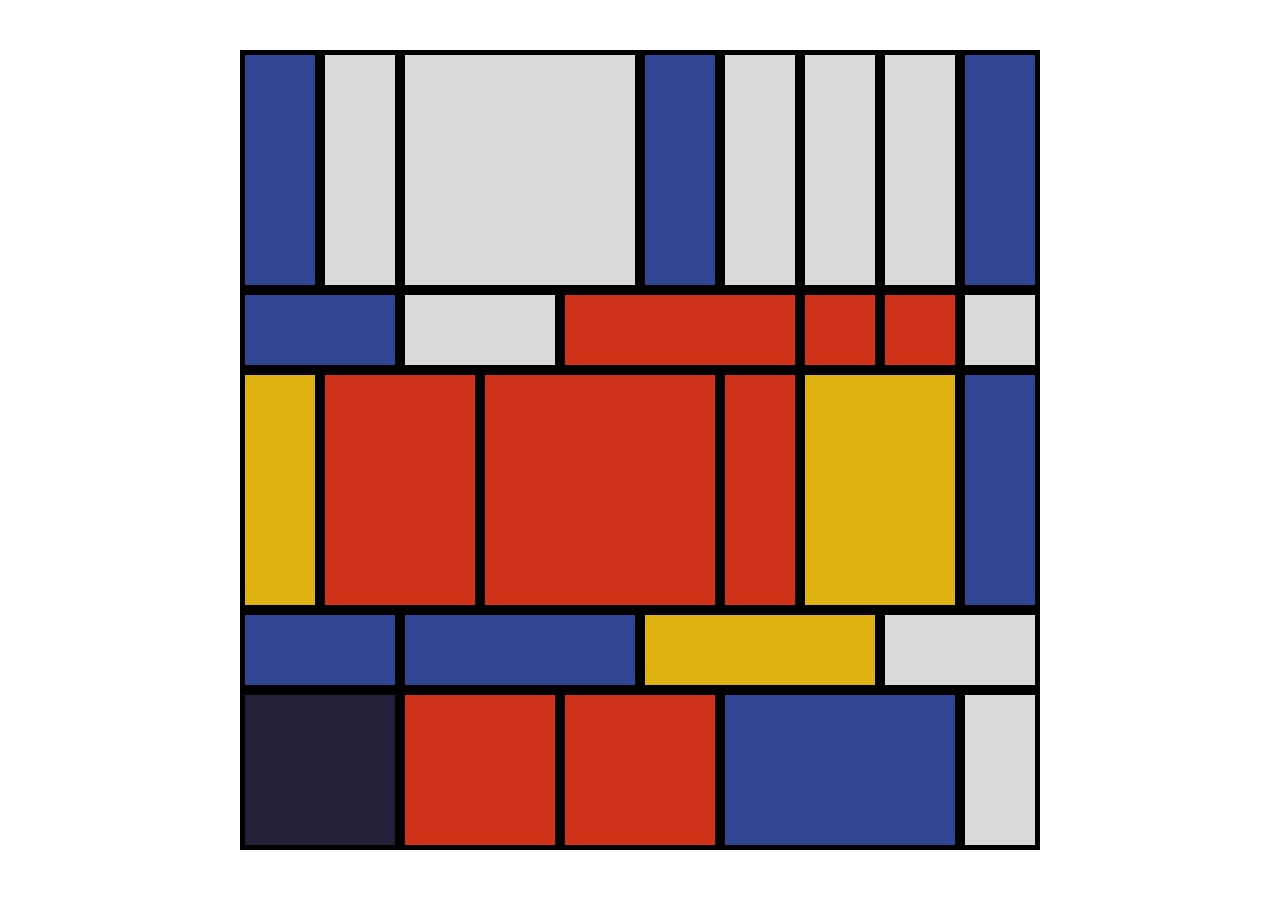
<file: grid1.html>
<!DOCTYPE html>
<html lang="en">
  <head>
    <meta charset="UTF-8" />
    <meta http-equiv="X-UA-Compatible" content="IE=edge" />
    <meta name="viewport" content="width=device-width, initial-scale=1.0" />
    <title>Piet Mondrian</title>
    <!-- have library refrence first cause it wont work otherwise -->
    <script src="lib/p5.min.js"></script>
    <script src="js/grid1.js"></script>
    <!-- <script src="js/eyes.js"></script> -->
    <link rel="stylesheet" href="css/style.css">
  </head>
  <body></body>
</html>
</file>
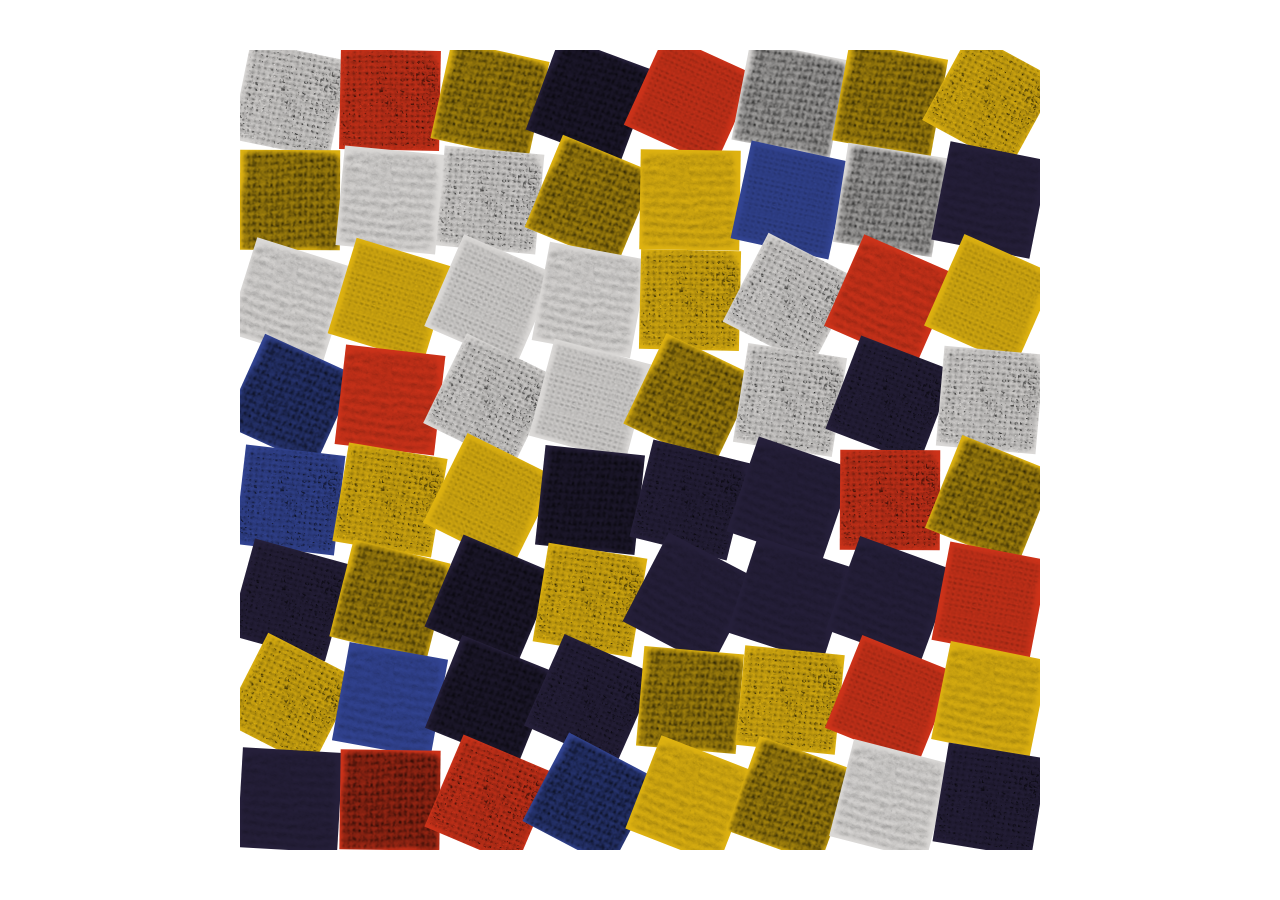
<file: grid2.html>
<!DOCTYPE html>
<html lang="en">
  <head>
    <meta charset="UTF-8" />
    <meta http-equiv="X-UA-Compatible" content="IE=edge" />
    <meta name="viewport" content="width=device-width, initial-scale=1.0" />
    <title>Texture Grid</title>
    <!-- have library refrence first cause it wont work otherwise -->
    <script src="lib/p5.min.js"></script>
    <script src="js/grid2.js"></script>
    <!-- <script src="js/eyes.js"></script> -->
    <link rel="stylesheet" href="css/style.css">
  </head>
  <body></body>
</html>
</file>
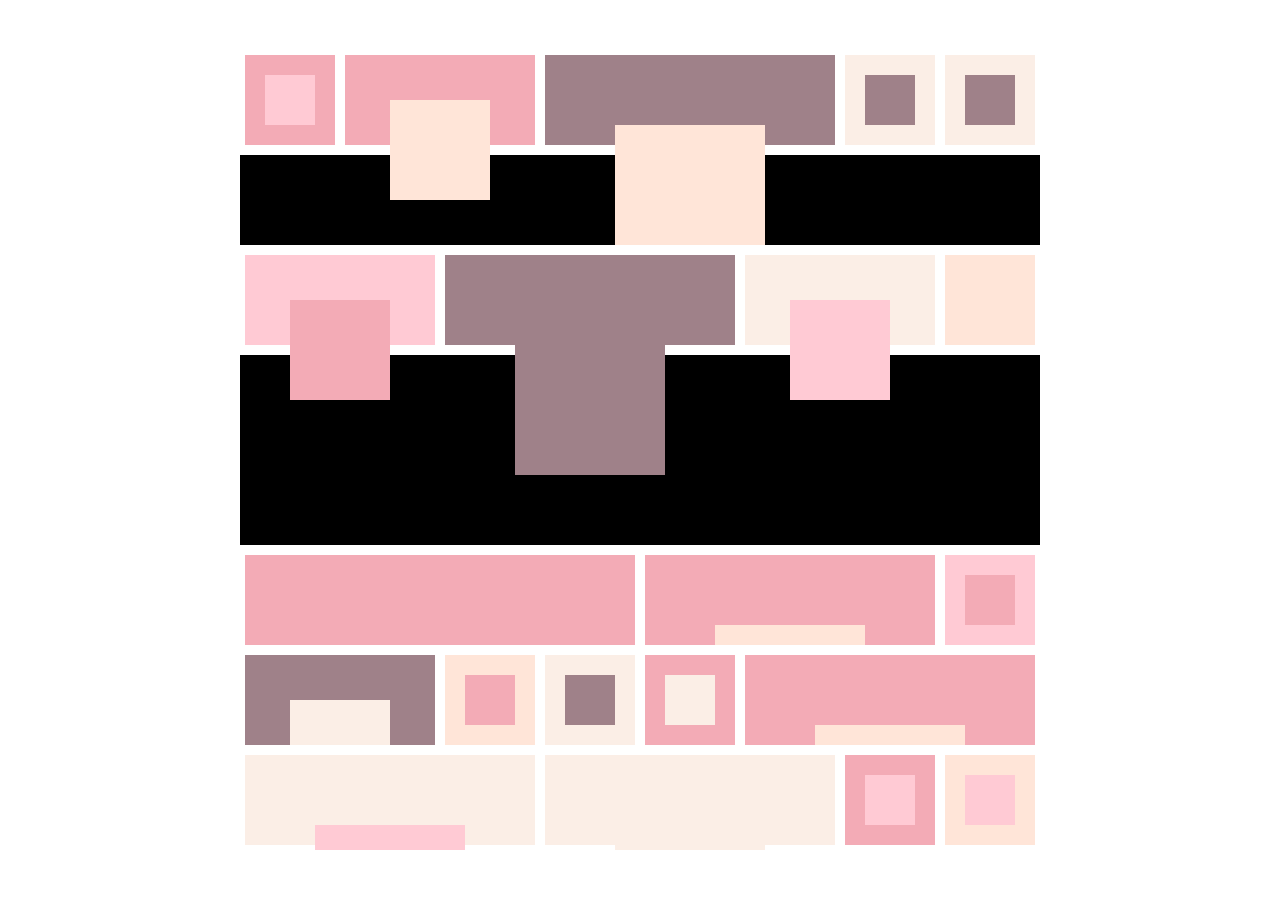
<file: grid3.html>
<!DOCTYPE html>
<html lang="en">
  <head>
    <meta charset="UTF-8" />
    <meta http-equiv="X-UA-Compatible" content="IE=edge" />
    <meta name="viewport" content="width=device-width, initial-scale=1.0" />
    <title>My First Grid Experimentation</title>
    <!-- have library refrence first cause it wont work otherwise -->
    <script src="lib/p5.min.js"></script>
    <script src="js/grid3.js"></script>
    <!-- <script src="js/eyes.js"></script> -->
    <link rel="stylesheet" href="css/style.css">
  </head>
  <body></body>
</html>
</file>
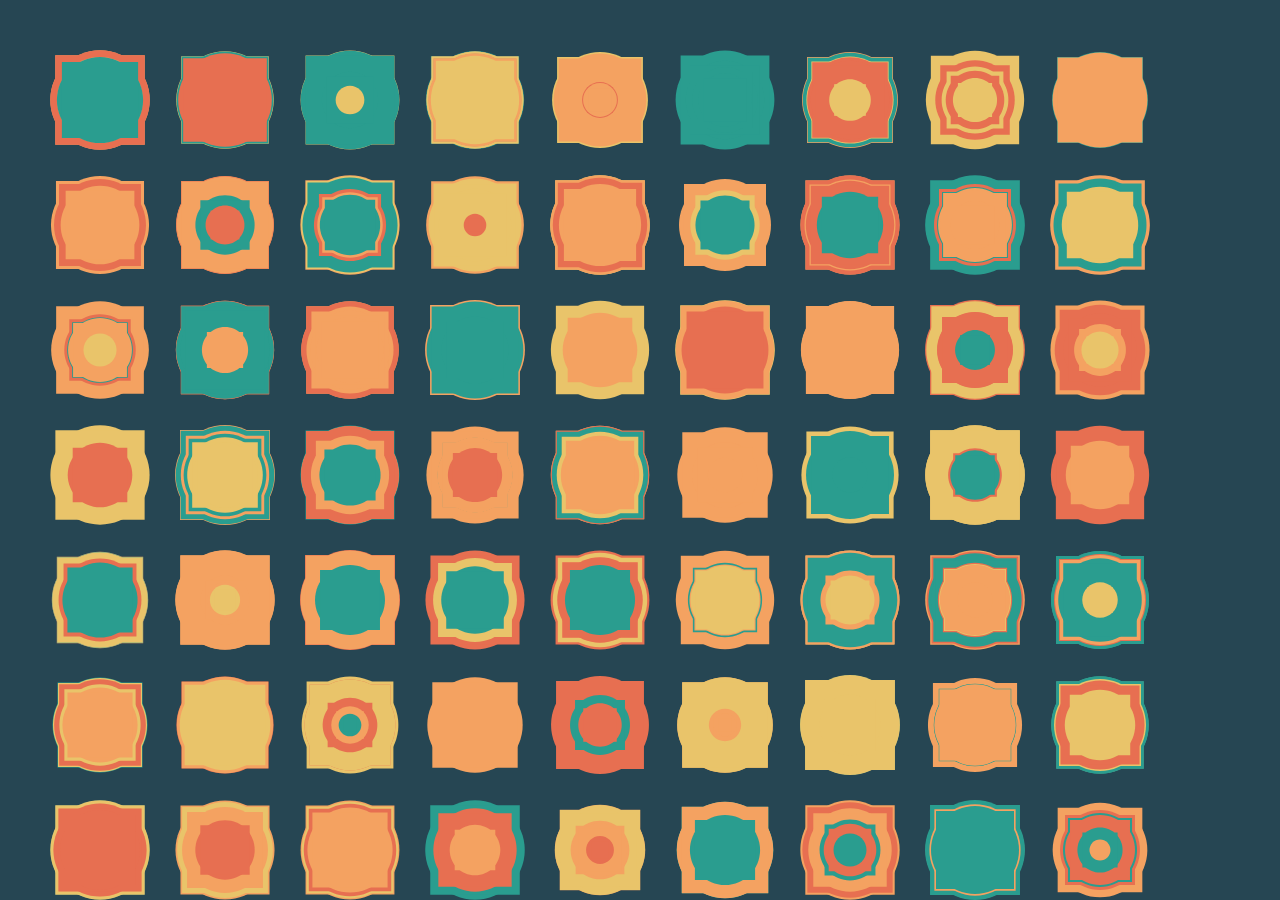
<file: grid4.html>
<!DOCTYPE html>
<html lang="en">
  <head>
    <meta charset="UTF-8" />
    <meta http-equiv="X-UA-Compatible" content="IE=edge" />
    <meta name="viewport" content="width=device-width, initial-scale=1.0" />
    <title>Tutorial Grid</title>
    <!-- have library refrence first cause it wont work otherwise -->
    <script src="lib/p5.min.js"></script>
    <script src="js/grid4.js"></script>
    <!-- <script src="js/eyes.js"></script> -->
    <link rel="stylesheet" href="css/style.css">
  </head>
  <body></body>
</html>
</file>
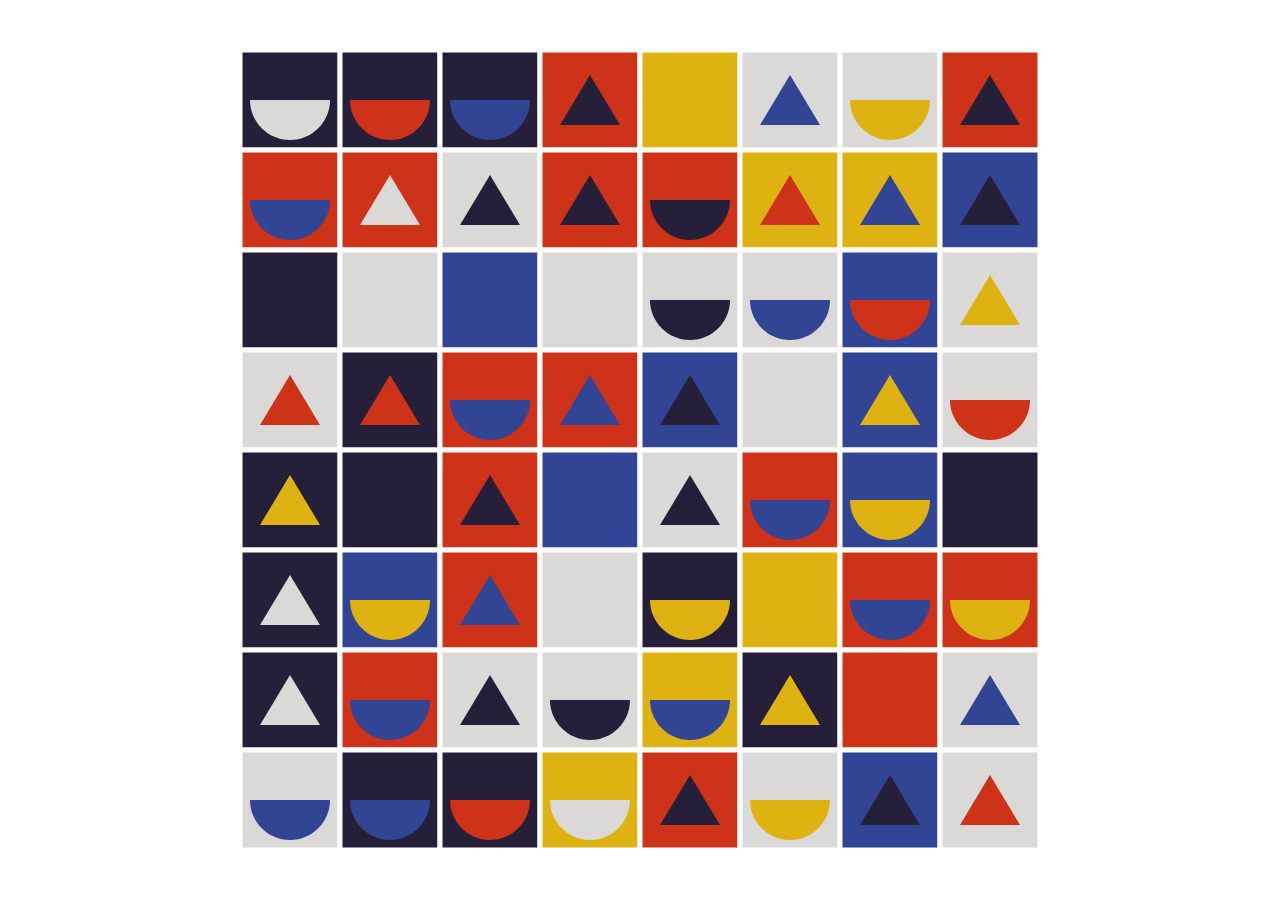
<file: grid5.html>
<!DOCTYPE html>
<html lang="en">
  <head>
    <meta charset="UTF-8" />
    <meta http-equiv="X-UA-Compatible" content="IE=edge" />
    <meta name="viewport" content="width=device-width, initial-scale=1.0" />
    <title>Grid Replica 1</title>
    <!-- have library refrence first cause it wont work otherwise -->
    <script src="lib/p5.min.js"></script>
    <script src="js/grid5.js"></script>
    <!-- <script src="js/eyes.js"></script> -->
    <link rel="stylesheet" href="css/style.css">
  </head>
  <body></body>
</html>
</file>
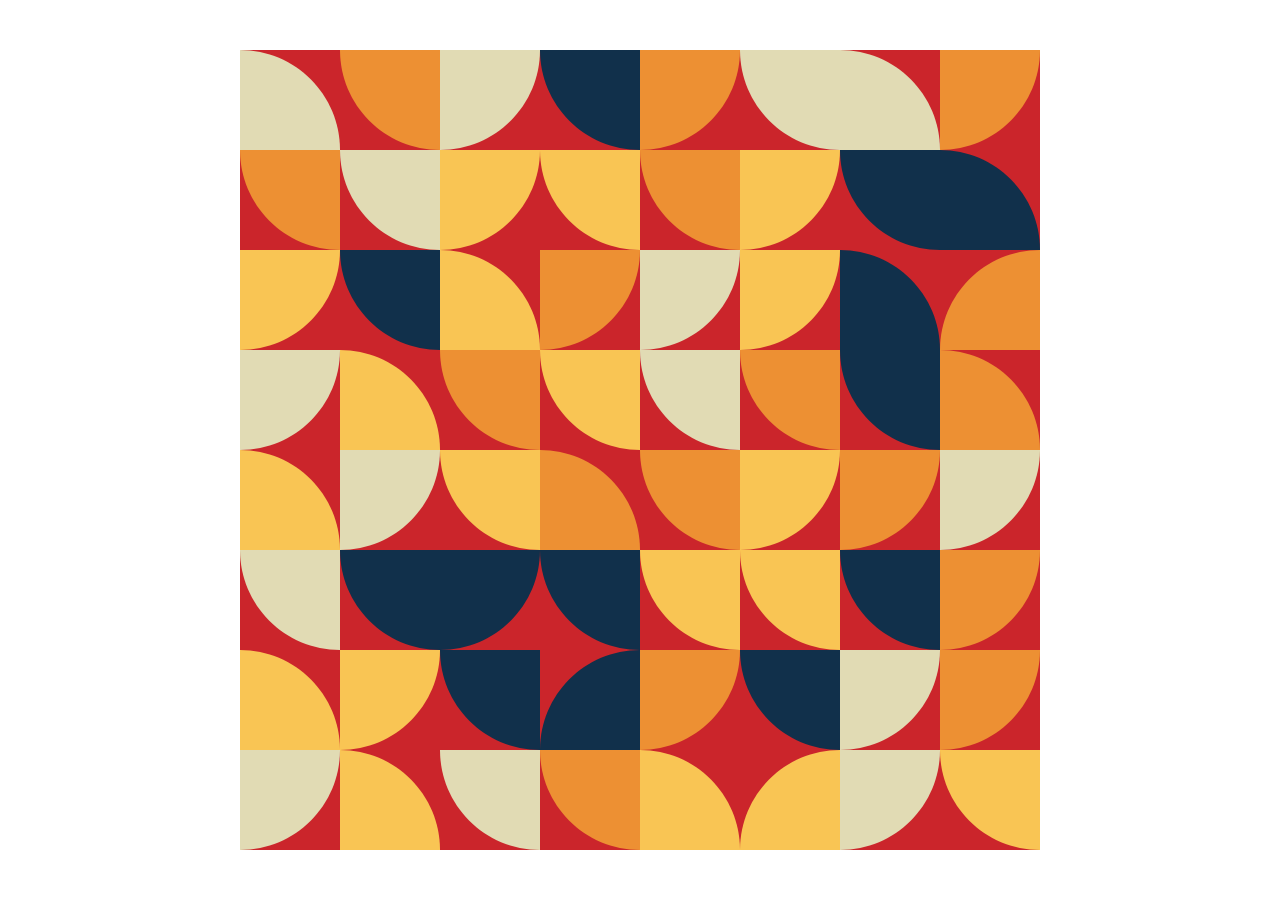
<file: grid6.html>
<!DOCTYPE html>
<html lang="en">
  <head>
    <meta charset="UTF-8" />
    <meta http-equiv="X-UA-Compatible" content="IE=edge" />
    <meta name="viewport" content="width=device-width, initial-scale=1.0" />
    <title>Grid Replica 2</title>
    <!-- have library refrence first cause it wont work otherwise -->
    <script src="lib/p5.min.js"></script>
    <script src="js/grid6.js"></script>
    <!-- <script src="js/eyes.js"></script> -->
    <link rel="stylesheet" href="css/style.css">
  </head>
  <body></body>
</html>
</file>
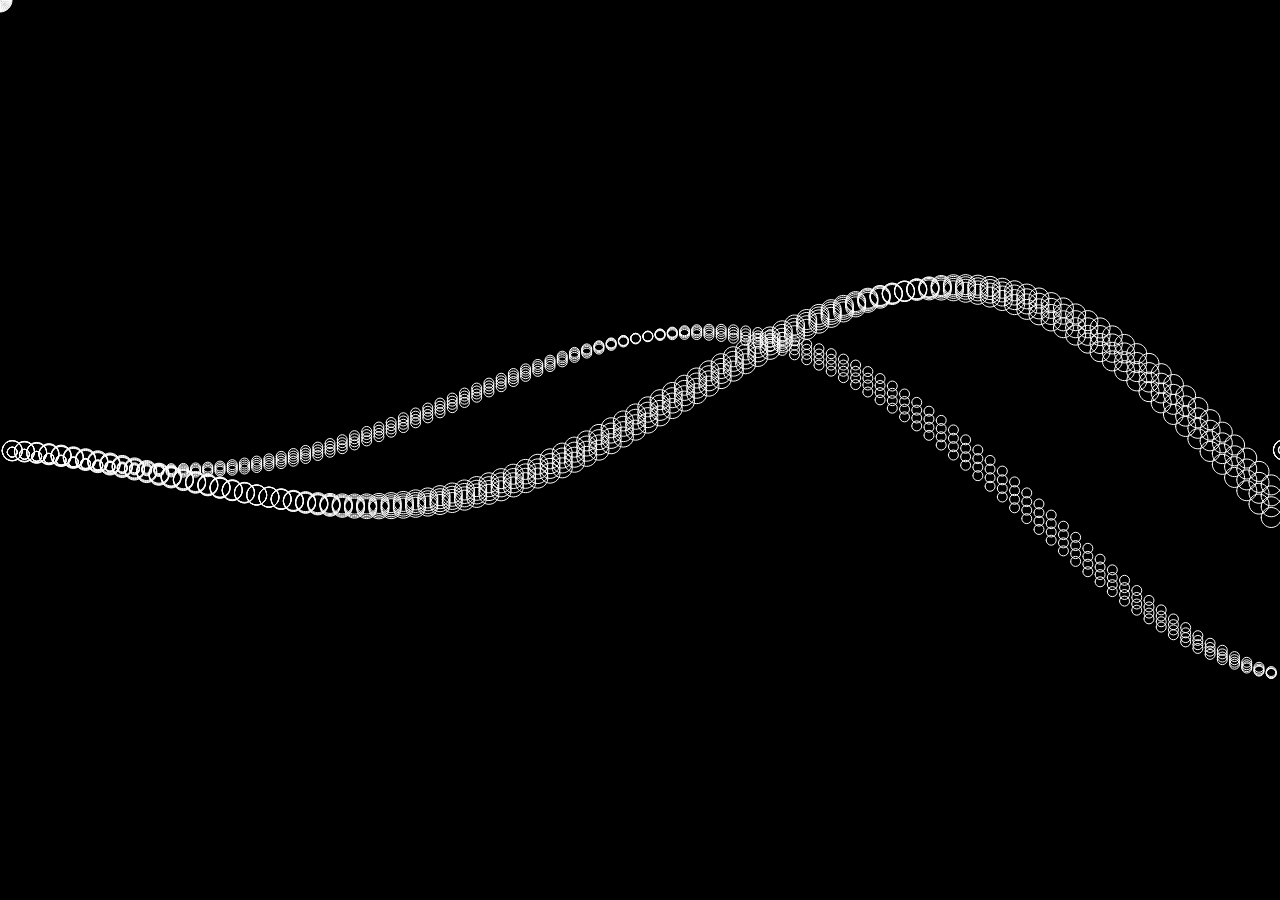
<file: index-sketch.html>
<!DOCTYPE html>
<html lang="en">
  <head>
    <meta charset="UTF-8" />
    <meta http-equiv="X-UA-Compatible" content="IE=edge" />
    <meta name="viewport" content="width=device-width, initial-scale=1.0" />
    <title>Grid 1</title>
    <!-- have library refrence first cause it wont work otherwise -->
    <script src="lib/p5.min.js"></script>
    <script src="js/sketch2.js"></script>
    <!-- <script src="js/eyes.js"></script> -->
    <link rel="stylesheet" href="css/style.css">
  </head>
  <body></body>
</html>
</file>
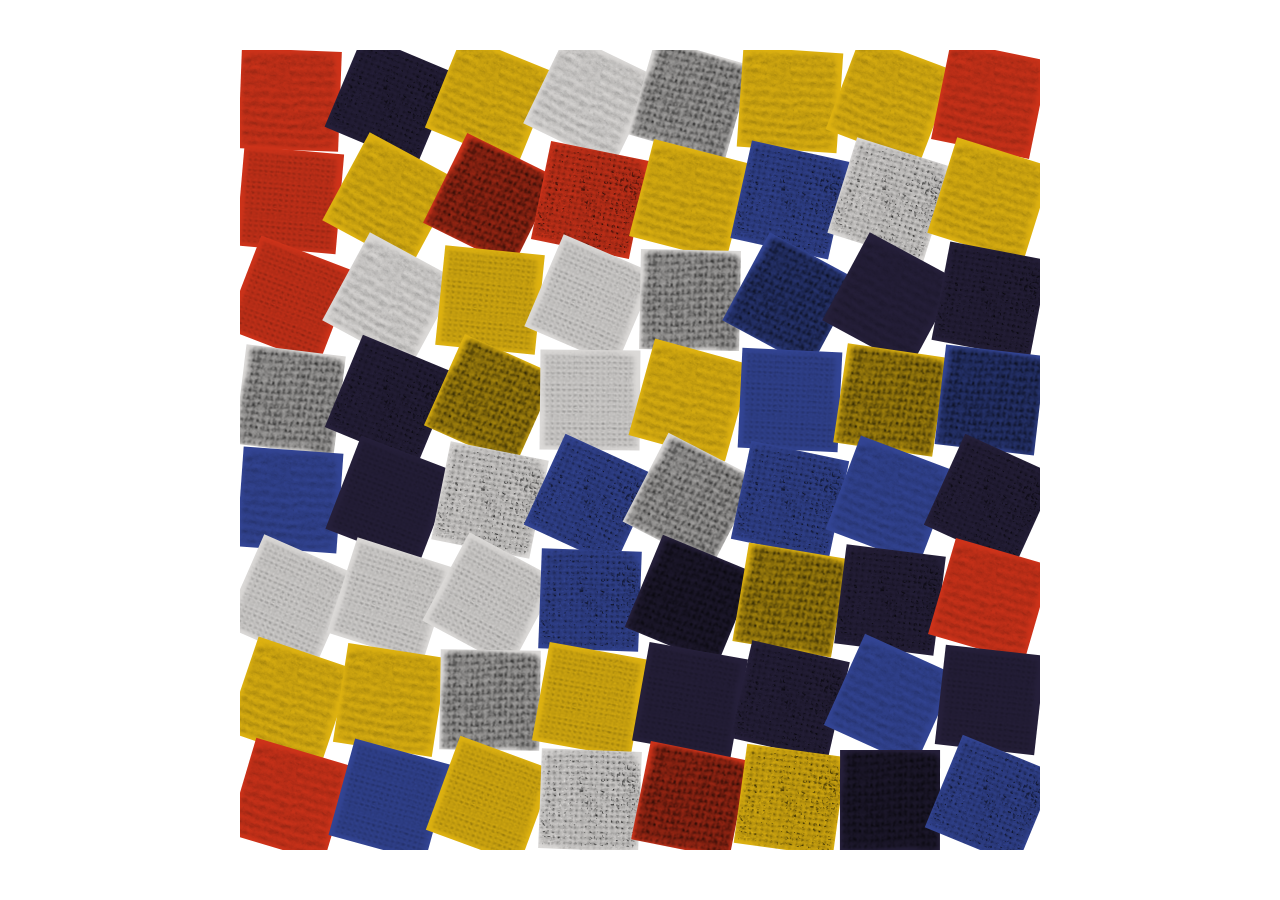
<file: index2.html>
<!DOCTYPE html>
<html lang="en">
  <head>
    <meta charset="UTF-8" />
    <meta http-equiv="X-UA-Compatible" content="IE=edge" />
    <meta name="viewport" content="width=device-width, initial-scale=1.0" />
    <title>Grid 2</title>
    <!-- have library refrence first cause it wont work otherwise -->
    <script src="lib/p5.min.js"></script>
    <script src="js/grid2.js"></script>
    <!-- <script src="js/eyes.js"></script> -->
    <link rel="stylesheet" href="css/style.css">
  </head>
  <body></body>
</html>
</file>
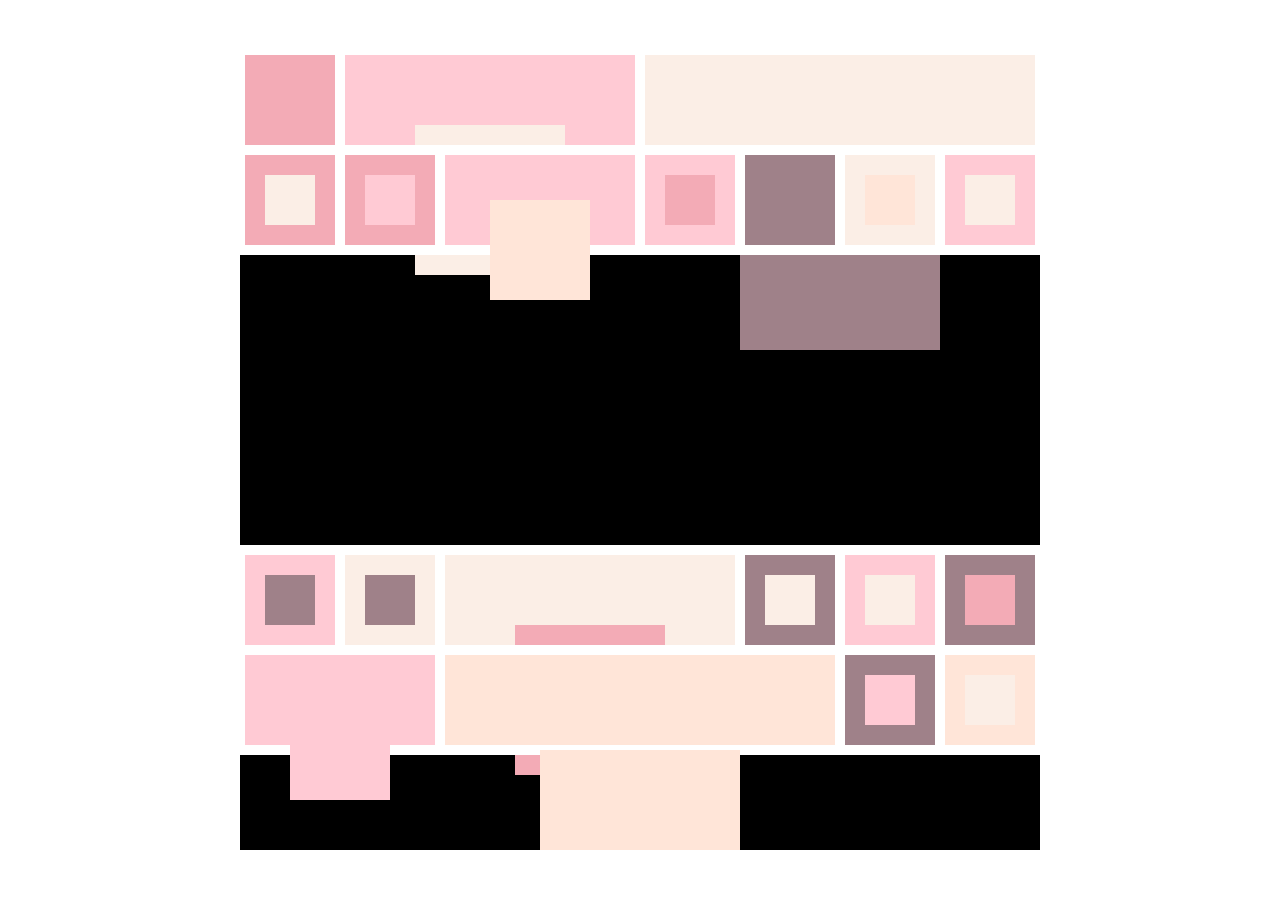
<file: index3.html>
<!DOCTYPE html>
<html lang="en">
  <head>
    <meta charset="UTF-8" />
    <meta http-equiv="X-UA-Compatible" content="IE=edge" />
    <meta name="viewport" content="width=device-width, initial-scale=1.0" />
    <title>Grid 3</title>
    <!-- have library refrence first cause it wont work otherwise -->
    <script src="lib/p5.min.js"></script>
    <script src="js/grid3.js"></script>
    <!-- <script src="js/eyes.js"></script> -->
    <link rel="stylesheet" href="css/style.css">
  </head>
  <body></body>
</html>
</file>
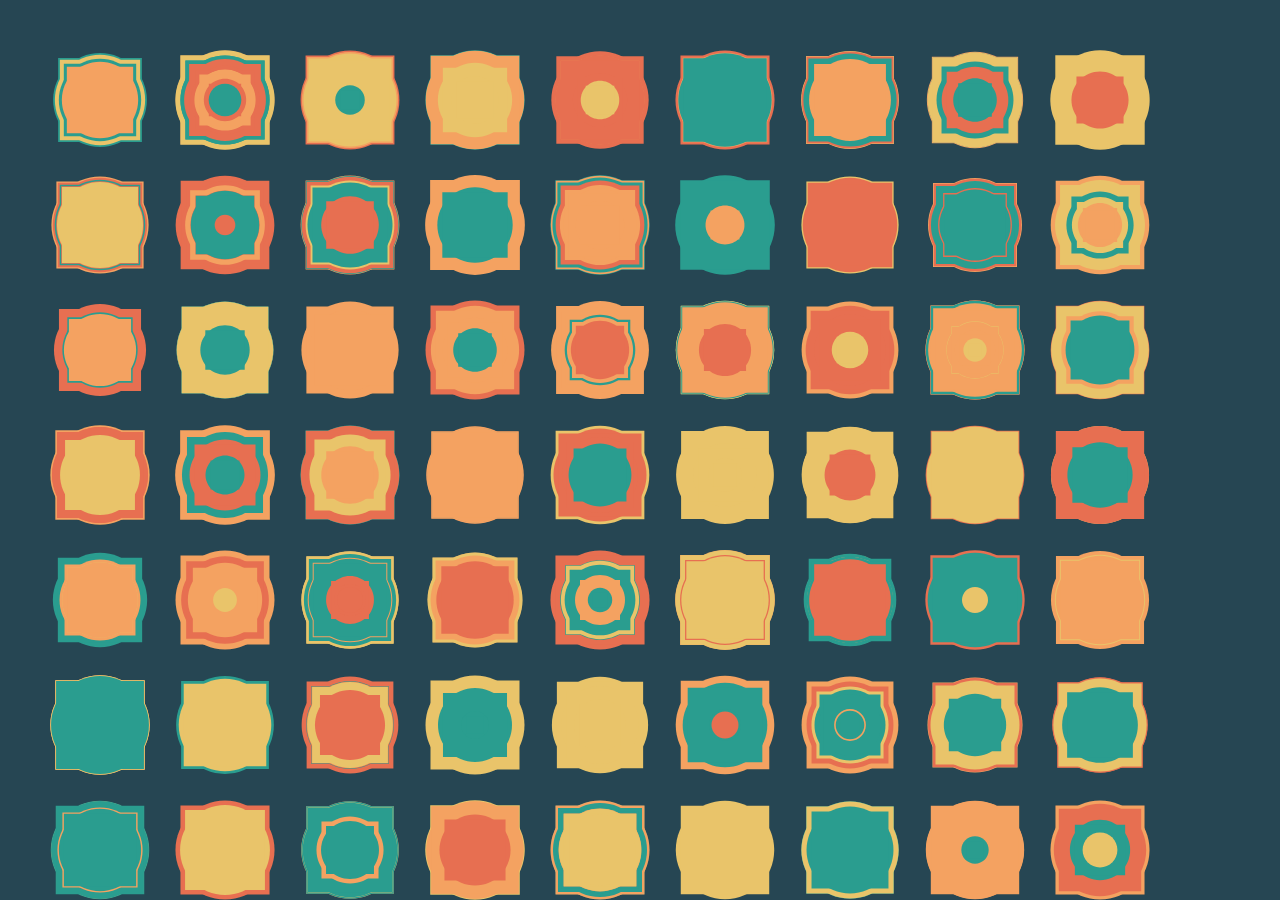
<file: index4.html>
<!DOCTYPE html>
<html lang="en">
  <head>
    <meta charset="UTF-8" />
    <meta http-equiv="X-UA-Compatible" content="IE=edge" />
    <meta name="viewport" content="width=device-width, initial-scale=1.0" />
    <title>Grid 3</title>
    <!-- have library refrence first cause it wont work otherwise -->
    <script src="lib/p5.min.js"></script>
    <script src="js/grid4.js"></script>
    <!-- <script src="js/eyes.js"></script> -->
    <link rel="stylesheet" href="css/style.css">
  </head>
  <body></body>
</html>
</file>
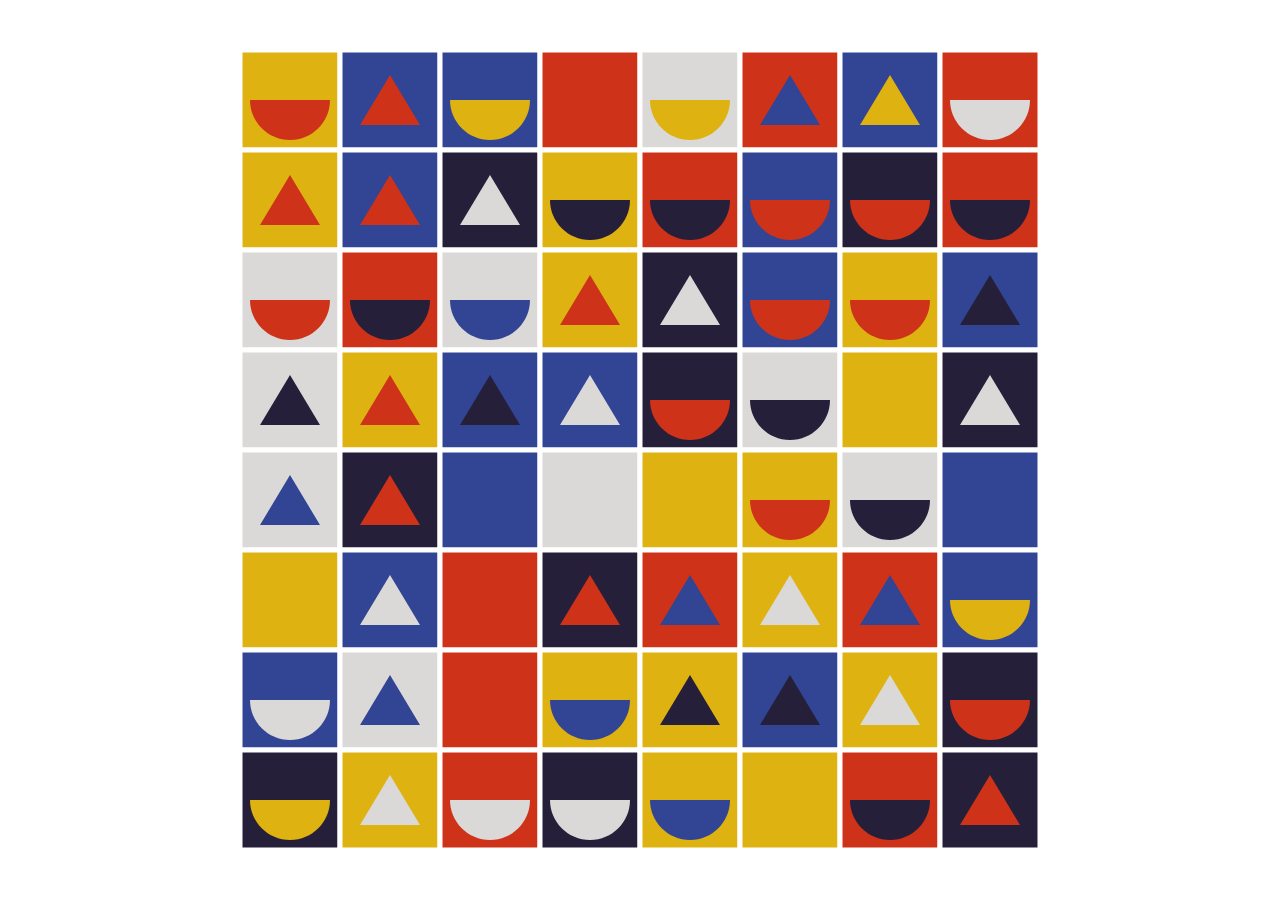
<file: index5.html>
<!DOCTYPE html>
<html lang="en">
  <head>
    <meta charset="UTF-8" />
    <meta http-equiv="X-UA-Compatible" content="IE=edge" />
    <meta name="viewport" content="width=device-width, initial-scale=1.0" />
    <title>Grid 5</title>
    <!-- have library refrence first cause it wont work otherwise -->
    <script src="lib/p5.min.js"></script>
    <script src="js/grid5.js"></script>
    <!-- <script src="js/eyes.js"></script> -->
    <link rel="stylesheet" href="css/style.css">
  </head>
  <body></body>
</html>
</file>
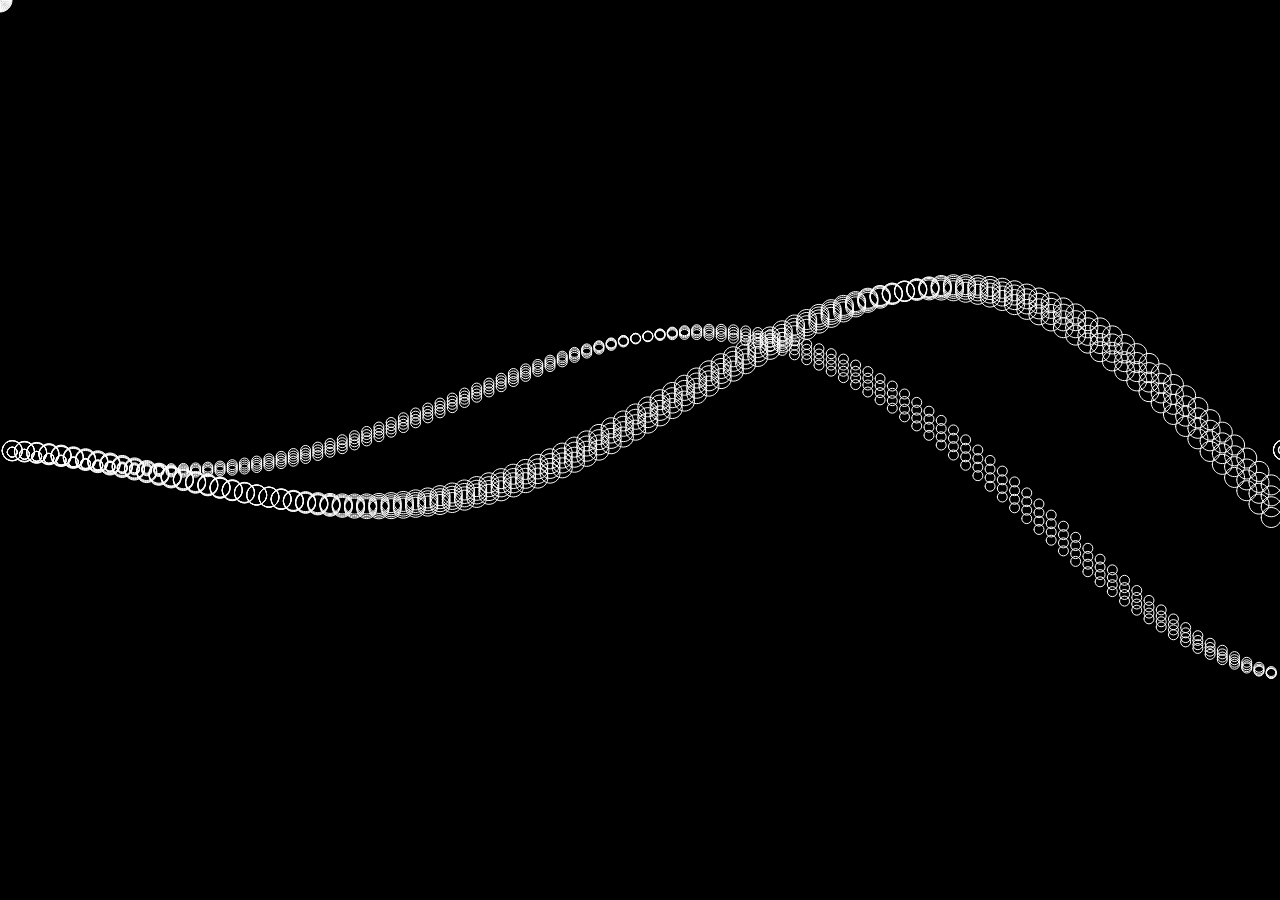
<file: wave.html>
<!DOCTYPE html>
<html lang="en">
  <head>
    <meta charset="UTF-8" />
    <meta http-equiv="X-UA-Compatible" content="IE=edge" />
    <meta name="viewport" content="width=device-width, initial-scale=1.0" />
    <title>Wave</title>
    <!-- have library refrence first cause it wont work otherwise -->
    <script src="lib/p5.min.js"></script>
    <script src="js/wave.js"></script>
    <!-- <script src="js/eyes.js"></script> -->
    <link rel="stylesheet" href="css/style.css">
  </head>
  <body></body>
</html>
</file>
<file: css/style.css>
html,
body {
  margin: 0;
  padding: 0;
  background-color: rgb(255, 255, 255);
  /* centering the block */
  display: flex;
  justify-content: center;
  align-items: center;
  /* need to put in the height for it to work */
  height: 100%;
}
canvas {
  display: block;
  /* outline: 5px solid rgb(0, 0, 0); */
}
</file>
